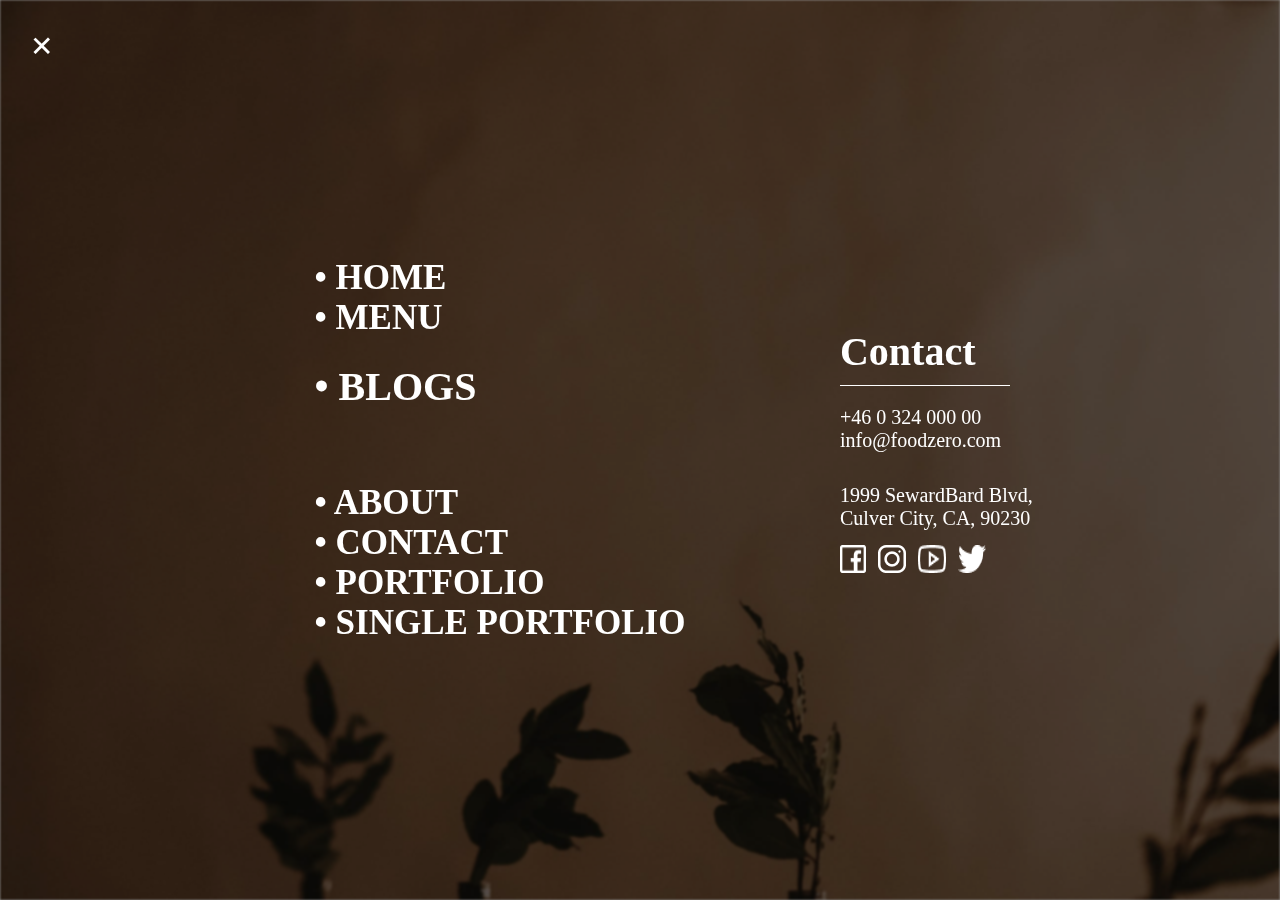
<file: navigation page.html>
<!DOCTYPE html>
<html lang="en">
<head>
    <meta charset="UTF-8">
    <meta name="viewport" content="width=device-width, initial-scale=1.0">
    <title>Menu Overlay</title>
    <link rel="stylesheet" href="navigation page.css">
    <link rel="stylesheet" href="../shared.css">
</head>
<body>

<!-- FULL SCREEN MENU PAN<EL -->
<div id="menuOverlay">

    <!-- Close Button -->
    <a href="index.html"><button id="closeMenu">✕</button></a>

    <!-- Background -->
    <div class="bg"></div>

    <!-- LEFT SIDE TEXT MENU -->
    <div class="menu-left">

        <ul class="main-menu">

           <a href="index.html"> <li>• HOME</li></a>

            <a href="menu.html"><li>• MENU</li></a>

            <li class="has-sub">
                <span>• BLOGS</span>

                <ul class="sub-menu">
                   <a href="blog1.html"> <li>Blog 1</li></a>
                    <a href="blog2.html"><li>Blog 2</li></a>
                    <!-- <li>Sidebar Post</li> -->
                </ul>
            </li>

           <a href="about.html"> <li>• ABOUT</li></a>

            <a href="contact.html"><li>• CONTACT</li></a>
            <a href="portfolio.html"><li>• PORTFOLIO</li></a>
            <a href="single portfolio.html"><li>• SINGLE PORTFOLIO</li></a>
        </ul>

    </div>

    <!-- RIGHT SIDE CONTACT INFO -->
    <div class="menu-right">
        <div>
        <h3>Contact</h3>
        <div class="divider"></div>
        </div>
<div>
        <p>+46 0 324 000 00</p>
        <p>info@foodzero.com</p>
</div>
<br>
<br>
<div>
        <p>1999 SewardBard Blvd,<br>
           Culver City, CA, 90230</p>
</div>
        <div class="social">
            <img src="assets/facebook.png" alt="">
            <img src="assets/instagram.png" alt="">
            <img src="assets/youtube.png" alt="">
            <img src="assets/twitter.png" alt="">
        </div>
    </div>

</div>

<button class="theme-toggle">🌙</button>
<script src="navigation page.js"></script>
<script src="../shared.js"></script>
</body>
</html>
</file>
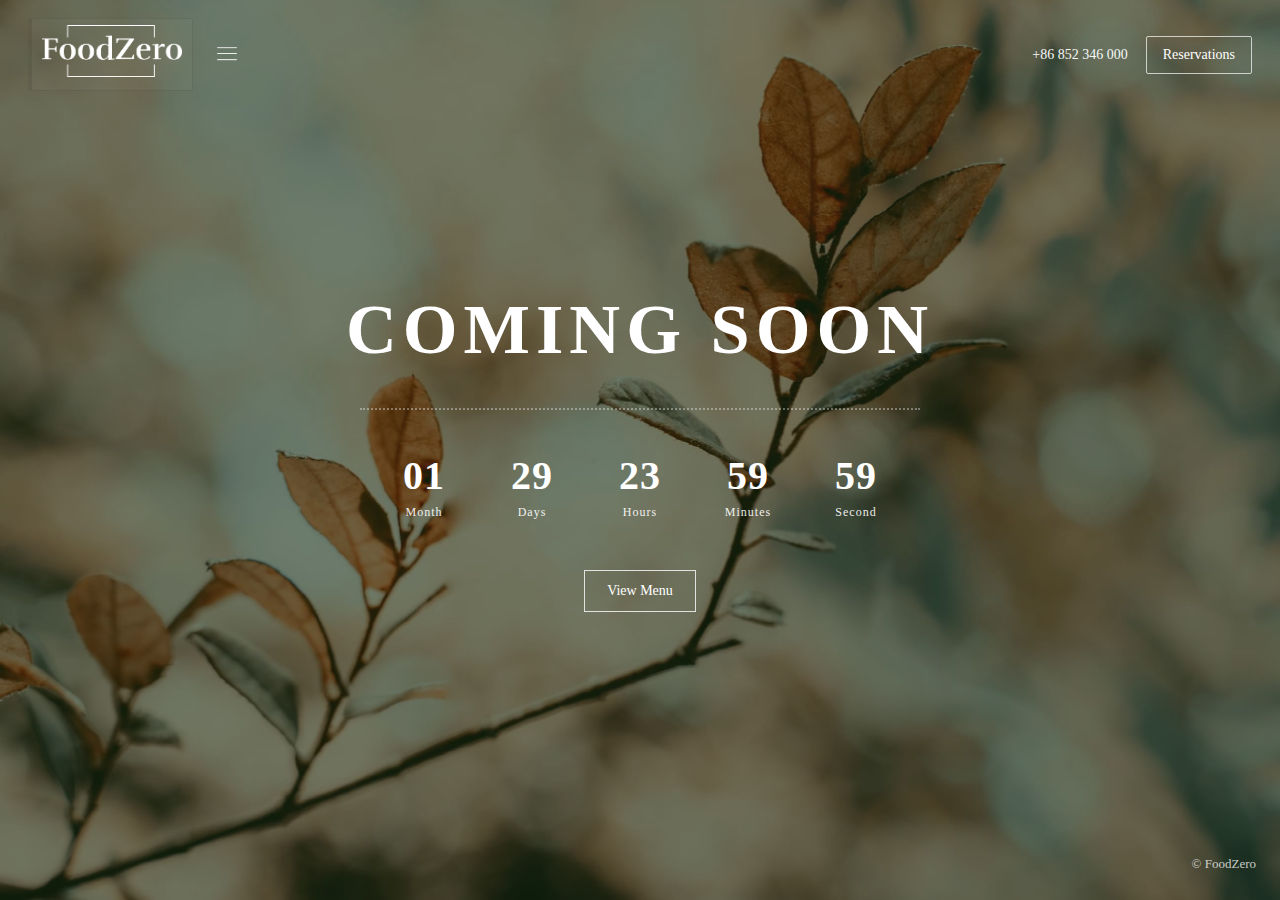
<file: navigation.html>
<!doctype html>
<html lang="en">
<head>
  <meta charset="utf-8" />
  <meta name="viewport" content="width=device-width,initial-scale=1" />
  <title>FoodZero — Coming Soon</title>
  <link rel="stylesheet" href="navigation.css">
</head>
<body>
  <header class="site-header">
    <div class="logo"><img src="assets/Logo.png" alt=""></div>

    <a href="navigation page.html"><button class="hamburger">
        <img src="assets/line.png" alt="">
    </button></a>

    <div class="header-right">
      <div class="phone">+86 852 346 000</div>
      <a class="btn-reserve" href="navigation.html">Reservations</a>
    </div>
  </header>

  <main class="hero" role="main" aria-labelledby="comingTitle">
    <!-- flipped background implemented in ::before so content isn't flipped -->
    <div class="hero-inner">
      <h1 id="comingTitle" class="hero-title">COMING SOON</h1>

      <div class="divider dotted" aria-hidden="true"></div>

      <div class="countdown" aria-live="polite" aria-atomic="true">
        <div class="time-col">
          <div class="time-num" id="months">00</div>
          <div class="time-label">Month</div>
        </div>
        <div class="time-col">
          <div class="time-num" id="days">00</div>
          <div class="time-label">Days</div>
        </div>
        <div class="time-col">
          <div class="time-num" id="hours">00</div>
          <div class="time-label">Hours</div>
        </div>
        <div class="time-col">
          <div class="time-num" id="minutes">00</div>
          <div class="time-label">Minutes</div>
        </div>
        <div class="time-col">
          <div class="time-num" id="seconds">00</div>
          <div class="time-label">Second</div>
        </div>
      </div>

      <a class="btn-view" href="menu.html~">View Menu</a>
    </div>

    <footer class="hero-footer">
      <div class="copyright">© FoodZero</div>
    </footer>
  </main>

  <script src="navigation.js"></script>
</body>
</html>
</file>
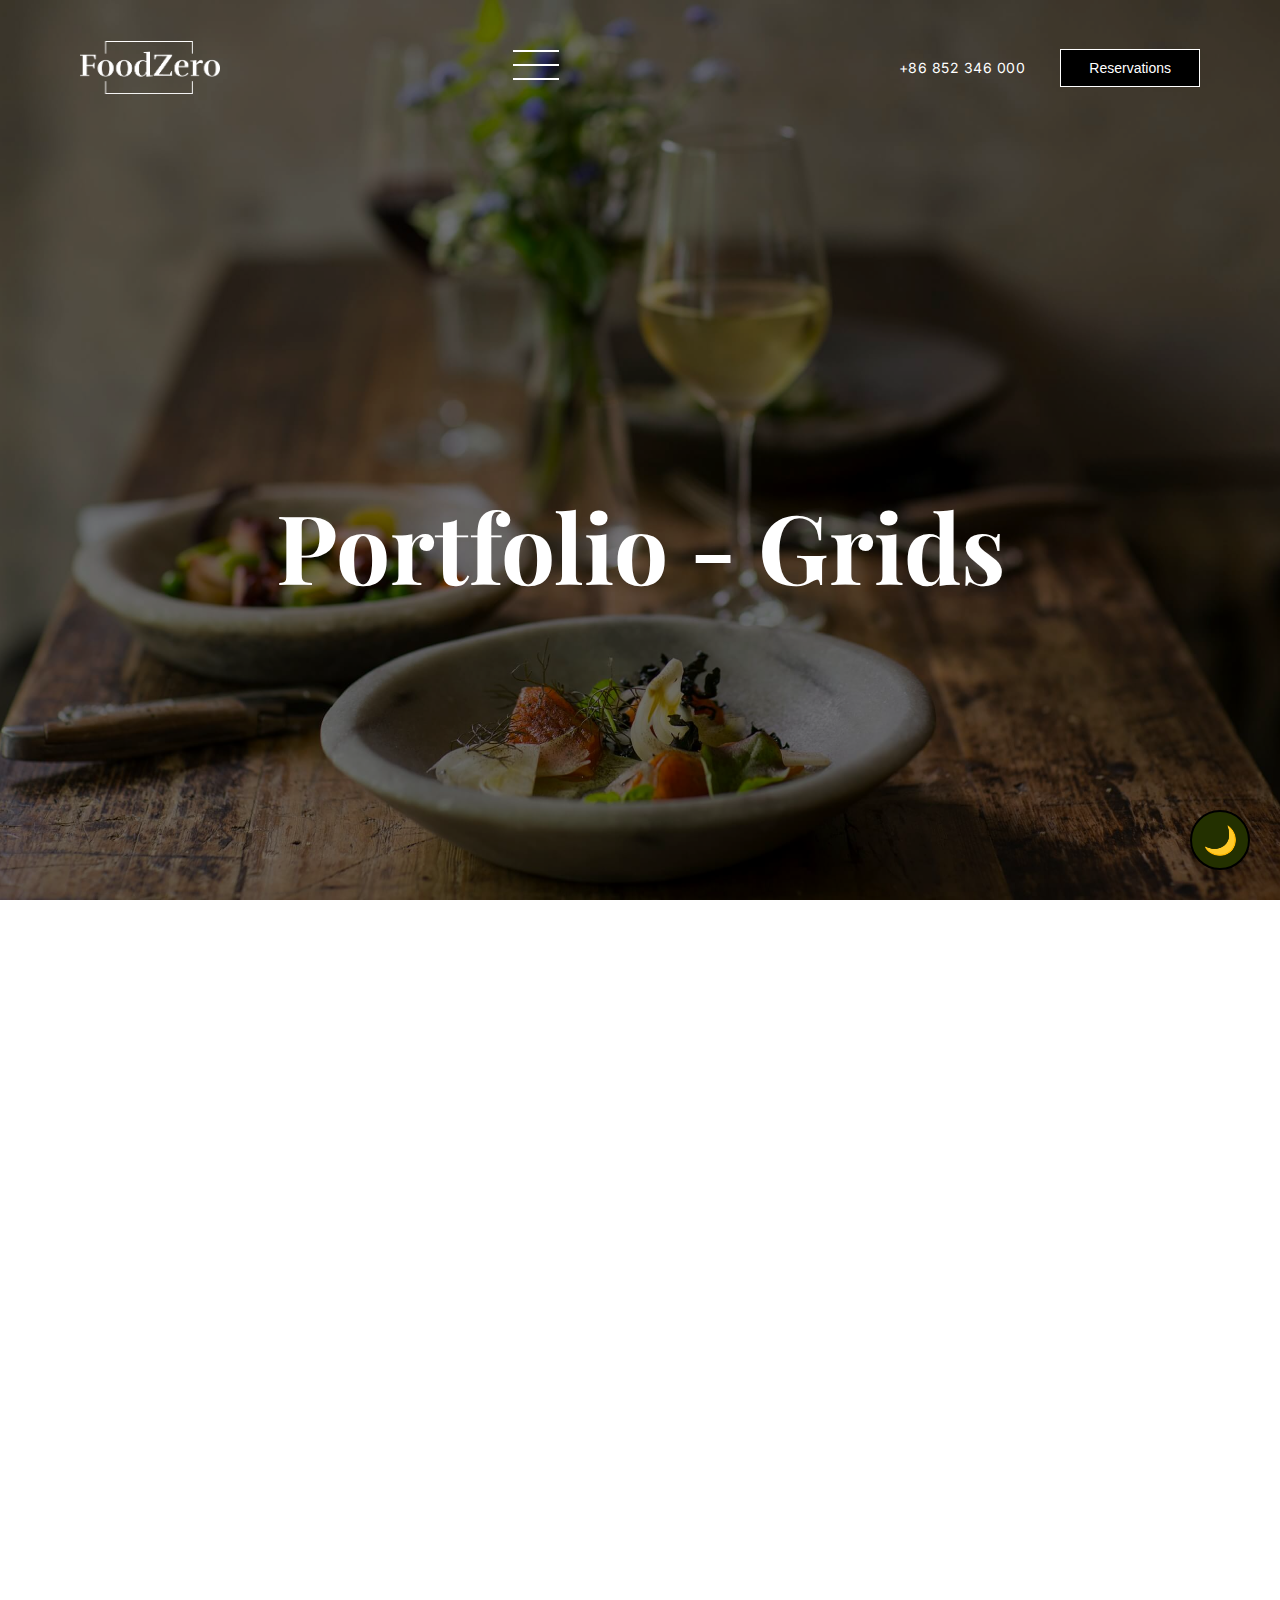
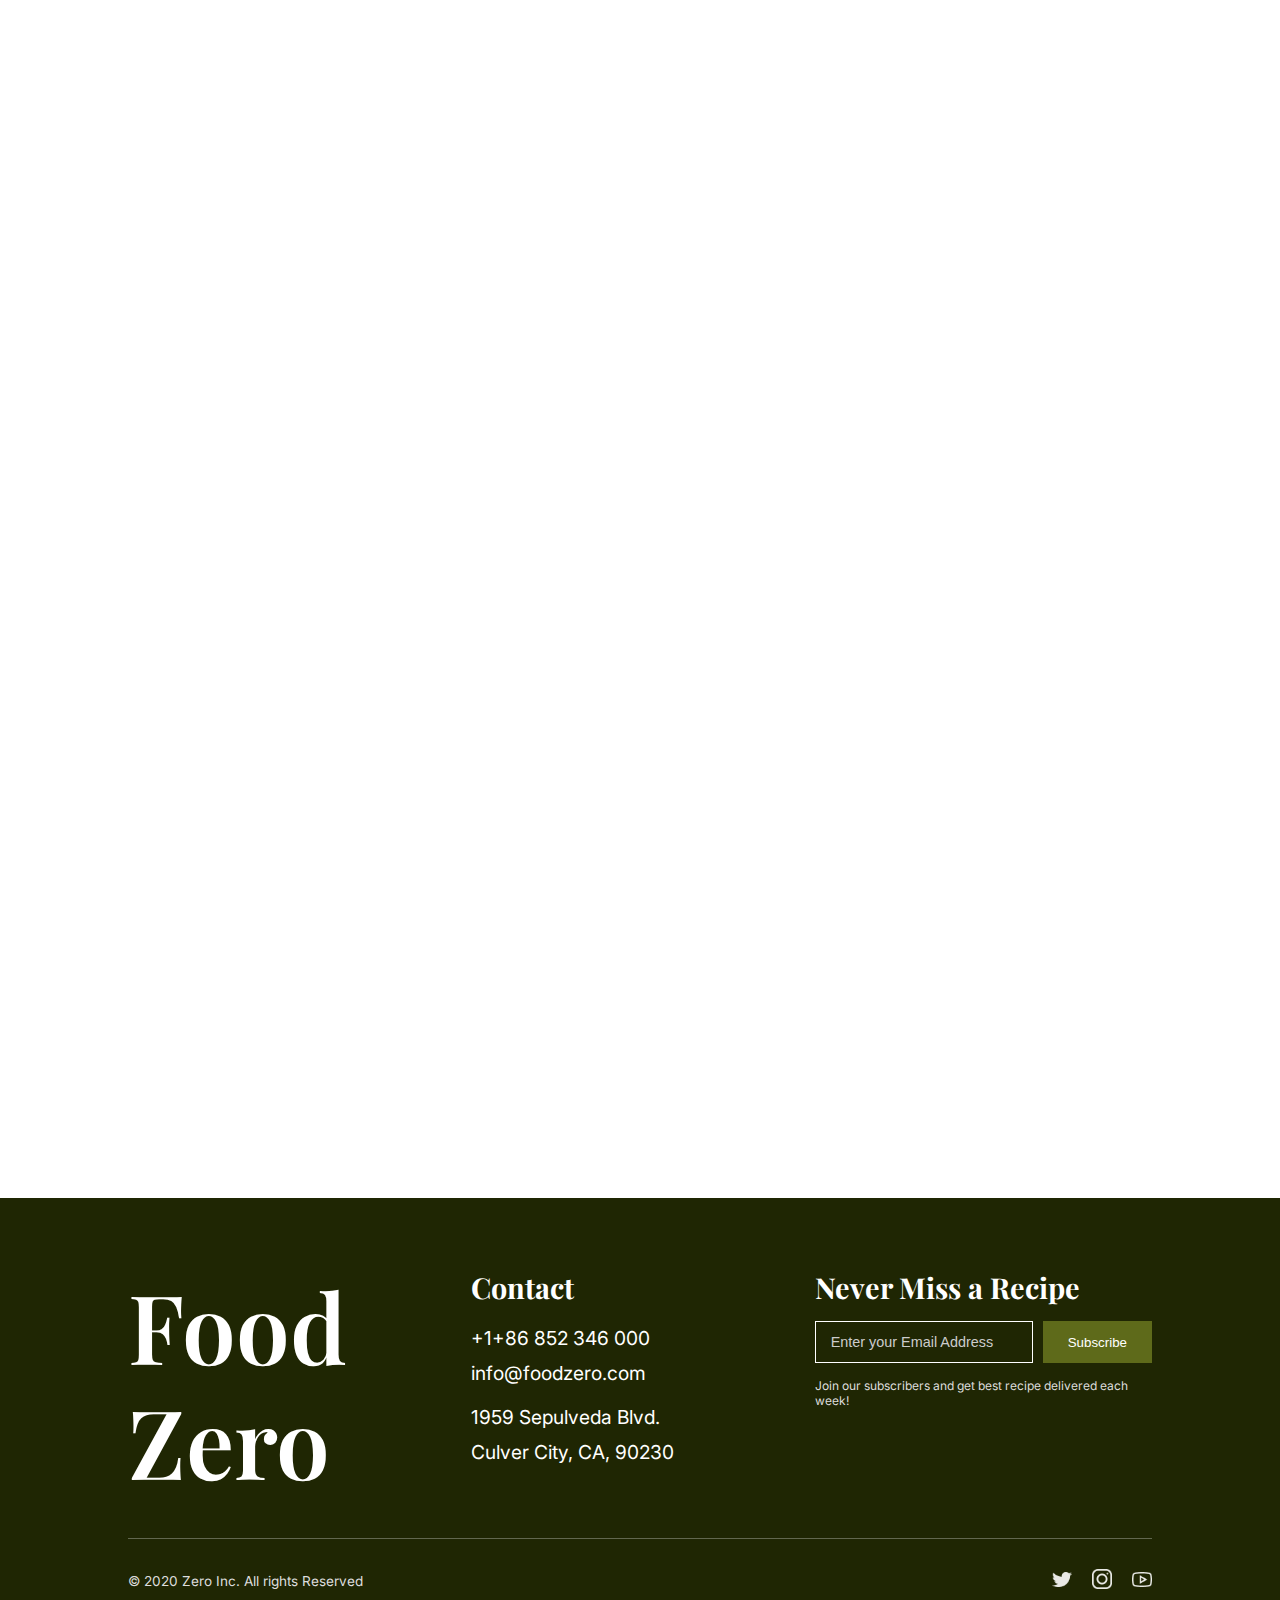
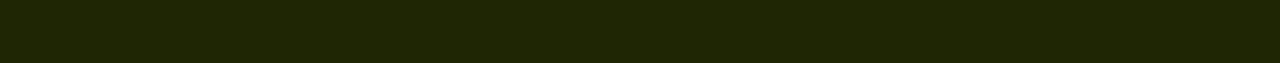
<file: portfolio.html>
<!DOCTYPE html>
<html lang="en">
<head>
    <meta charset="UTF-8">
    <meta name="viewport" content="width=device-width, initial-scale=1.0">
    <link rel="stylesheet" href="portfolio.css">
    <link rel="stylesheet" href="../shared.css">
    <link href="https://fonts.googleapis.com/css2?family=Playfair+Display:wght@400;500;600;700&family=Inter:wght@400;500&display=swap" rel="stylesheet">
    <title>Portfolio</title>
</head>
<body>
    <!-- HERO SECTION -->
    <section class="hero slide-up">
        <div class="overlay"></div>
        <nav class="navbar">
             <div class="logo">
        <img src="assets/Logo.png" alt="">
      </div>
      <div class="menu-icon">
        <a href="navigation page.html"><img src="assets/line.png" alt="" class="hamburger"></a>
            </div>
            <div class="nav-right">
                <span class="phone">+86 852 346 000</span>
                <a href="navigation.html"><button class="reserve-btn">Reservations</button></a>
            </div>
        </nav>
        <div class="hero-content">
            <h1>Portfolio - Grids</h1>
        </div>
    </section>

    <!-- GRID SECTION -->
    <section class="grid-section slide-up">
        <div class="filter-list">
            <button class="filter-btn active">All</button>
            <button class="filter-btn">Starter</button>
            <button class="filter-btn">Launch</button>
            <button class="filter-btn">Dinner</button>
            <button class="filter-btn">Drinks</button>
            <button class="filter-btn">Sweets</button>
            <button class="filter-btn">Fruits</button>
        </div>
        
        <div class="portfolio-grid">
            <!-- Row 1 -->
            <div class="grid-row">
                <div class="grid-item large">
                    <img src="assets/img29.jpg" alt="Cod Fillet">
                    <div class="item-text">
                        <h3>Premium Deep Sea Snow White Cod Fillet</h3>
                        <p>Launch . Dinner</p>
                    </div>
                </div>
                <div class="grid-item">
                    <img src="assets/img30.jpg" alt="Wine">
                    <div class="item-text">
                        <h3>Option of natural wine available</h3>
                        <p>Drinks . Fruits</p>
                    </div>
                </div>
            </div>
            
            <!-- Row 2 -->
            <div class="grid-row">
                <div class="grid-item">
                    <img src="assets/img31.jpg" alt="Pumpkin">
                    <div class="item-text">
                        <h3>Best pumpkin for pumpkin soup</h3>
                        <p>Launch . Starters</p>
                    </div>
                </div>
                <div class="grid-item large">
                    <img src="assets/img32.jpg" alt="Steak">
                    <div class="item-text">
                        <h3>Strip Steak With Rosemary Butter</h3>
                        <p>Dinner . Launch</p>
                    </div>
                </div>
            </div>
            
            <!-- Row 3 -->
            <div class="grid-row equal">
                <div class="grid-item">
                    <img src="assets/img33.jpg" alt="Abalone">
                    <div class="item-text">
                        <h3>Braised Sliced Abalone, Fish Maw with Premium Seafood</h3>
                        <p>ColdDishes . Starters</p>
                    </div>
                </div>
                <div class="grid-item">
                    <img src="assets/img32.jpg" alt="Prawn">
                    <div class="item-text">
                        <h3>Pan Fried Live Prawn with Superior Soy Sauce</h3>
                        <p>Starter . Dinner</p>
                    </div>
                </div>
            </div>
        </div>
        
        <button class="load-btn">Loading...</button>
    </section>

    <!-- FOOTER -->
    <footer>
        <div class="footer-content">
            <div class="footer-logo">
                <h2>Food<br>Zero</h2>
            </div>
            <div class="footer-contact">
                <h3>Contact</h3>
                <p>+1+86 852 346 000<br>info@foodzero.com</p>
                <p>1959 Sepulveda Blvd.<br>Culver City, CA, 90230</p>
            </div>
            <div class="footer-newsletter">
                <h3>Never Miss a Recipe</h3>
                <div class="newsletter-form">
                    <input type="email" placeholder="Enter your Email Address">
                    <button>Subscribe</button>
                </div>
                <p class="newsletter-text">Join our subscribers and get best recipe delivered each week!</p>
            </div>
        </div>
        <div class="footer-divider"></div>
        <div class="footer-bottom">
            <p>© 2020 Zero Inc. All rights Reserved</p>
            <div class="social-icons">
                
                <a href="#"><img src="assets/twitter.png" alt="Twitter"></a>
                <a href="#"><img src="assets/instagram.png" alt="Instagram"></a>
                <a href="#"><img src="assets/youtube.png" alt="YouTube"></a>
            </div>
        </div>
    </footer>
<button class="theme-toggle">🌙</button>
<script src="../shared.js"></script>
</body>
</html>
</file>
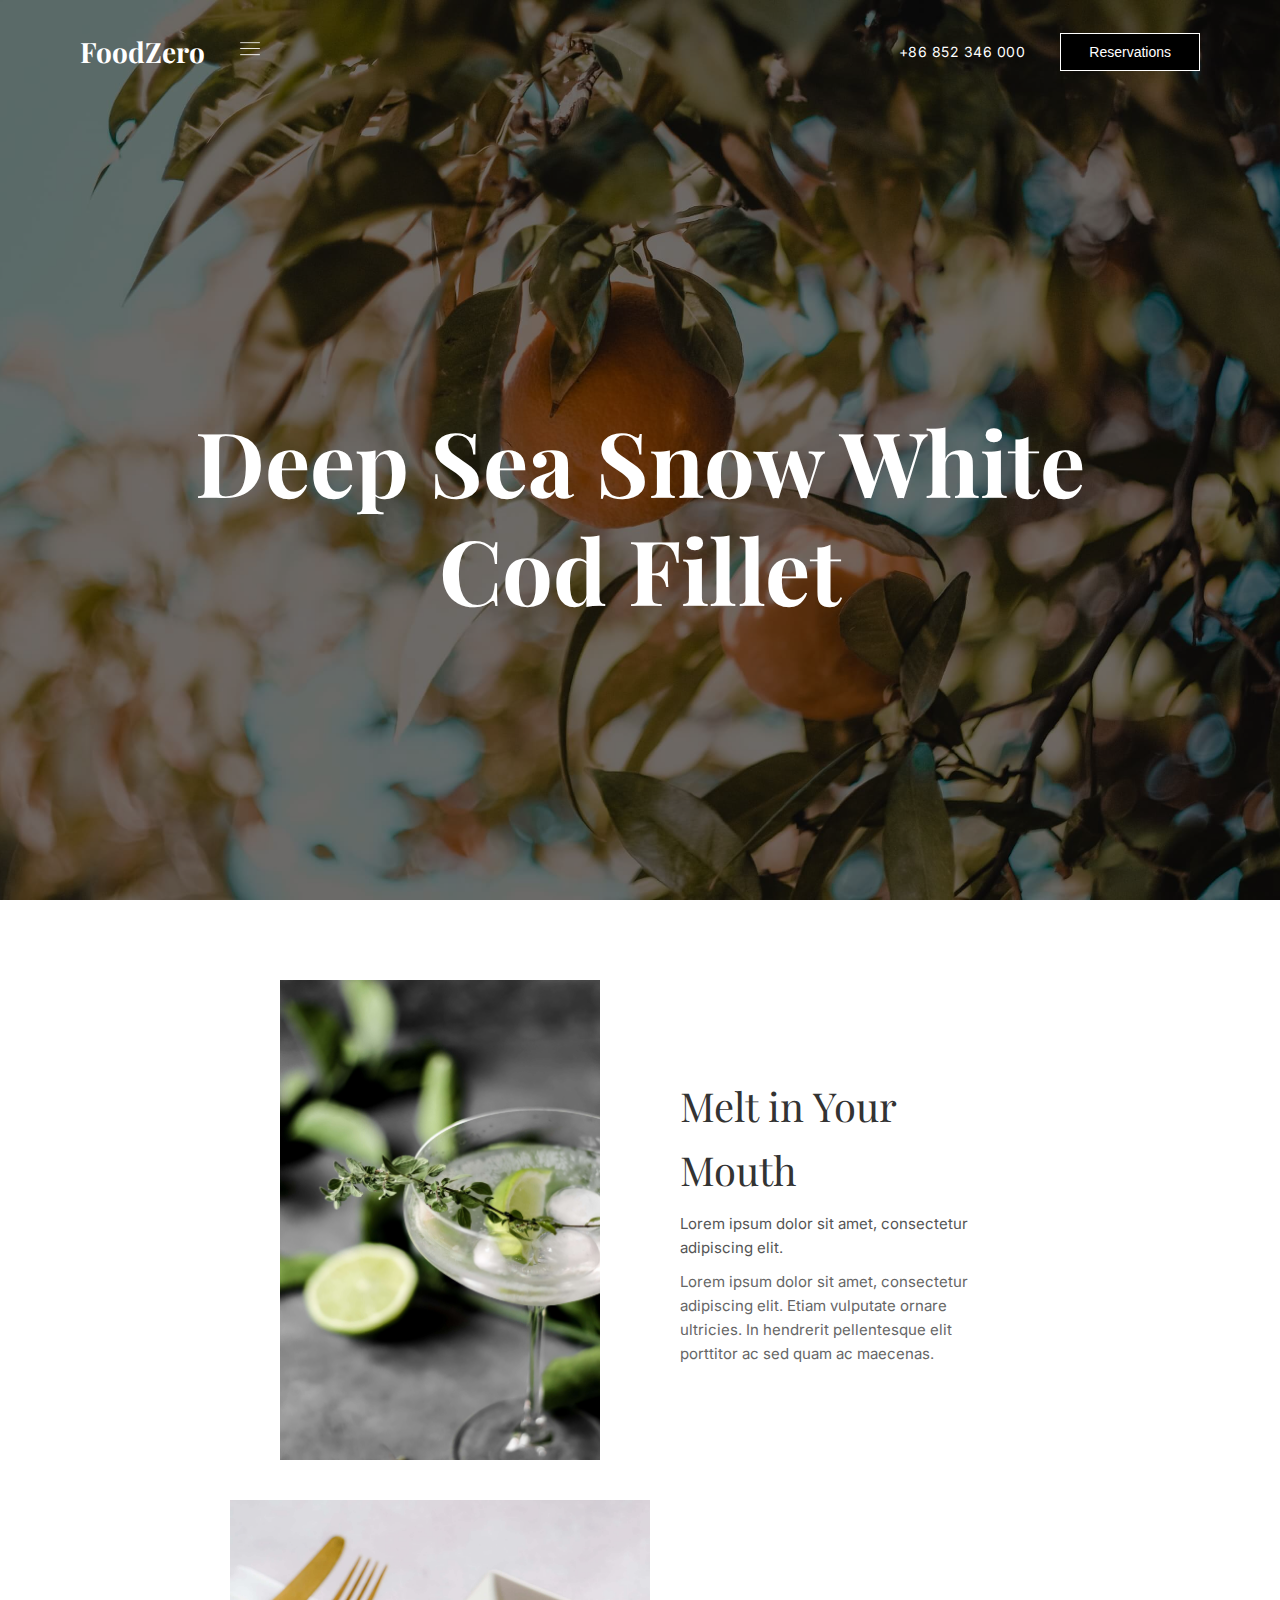
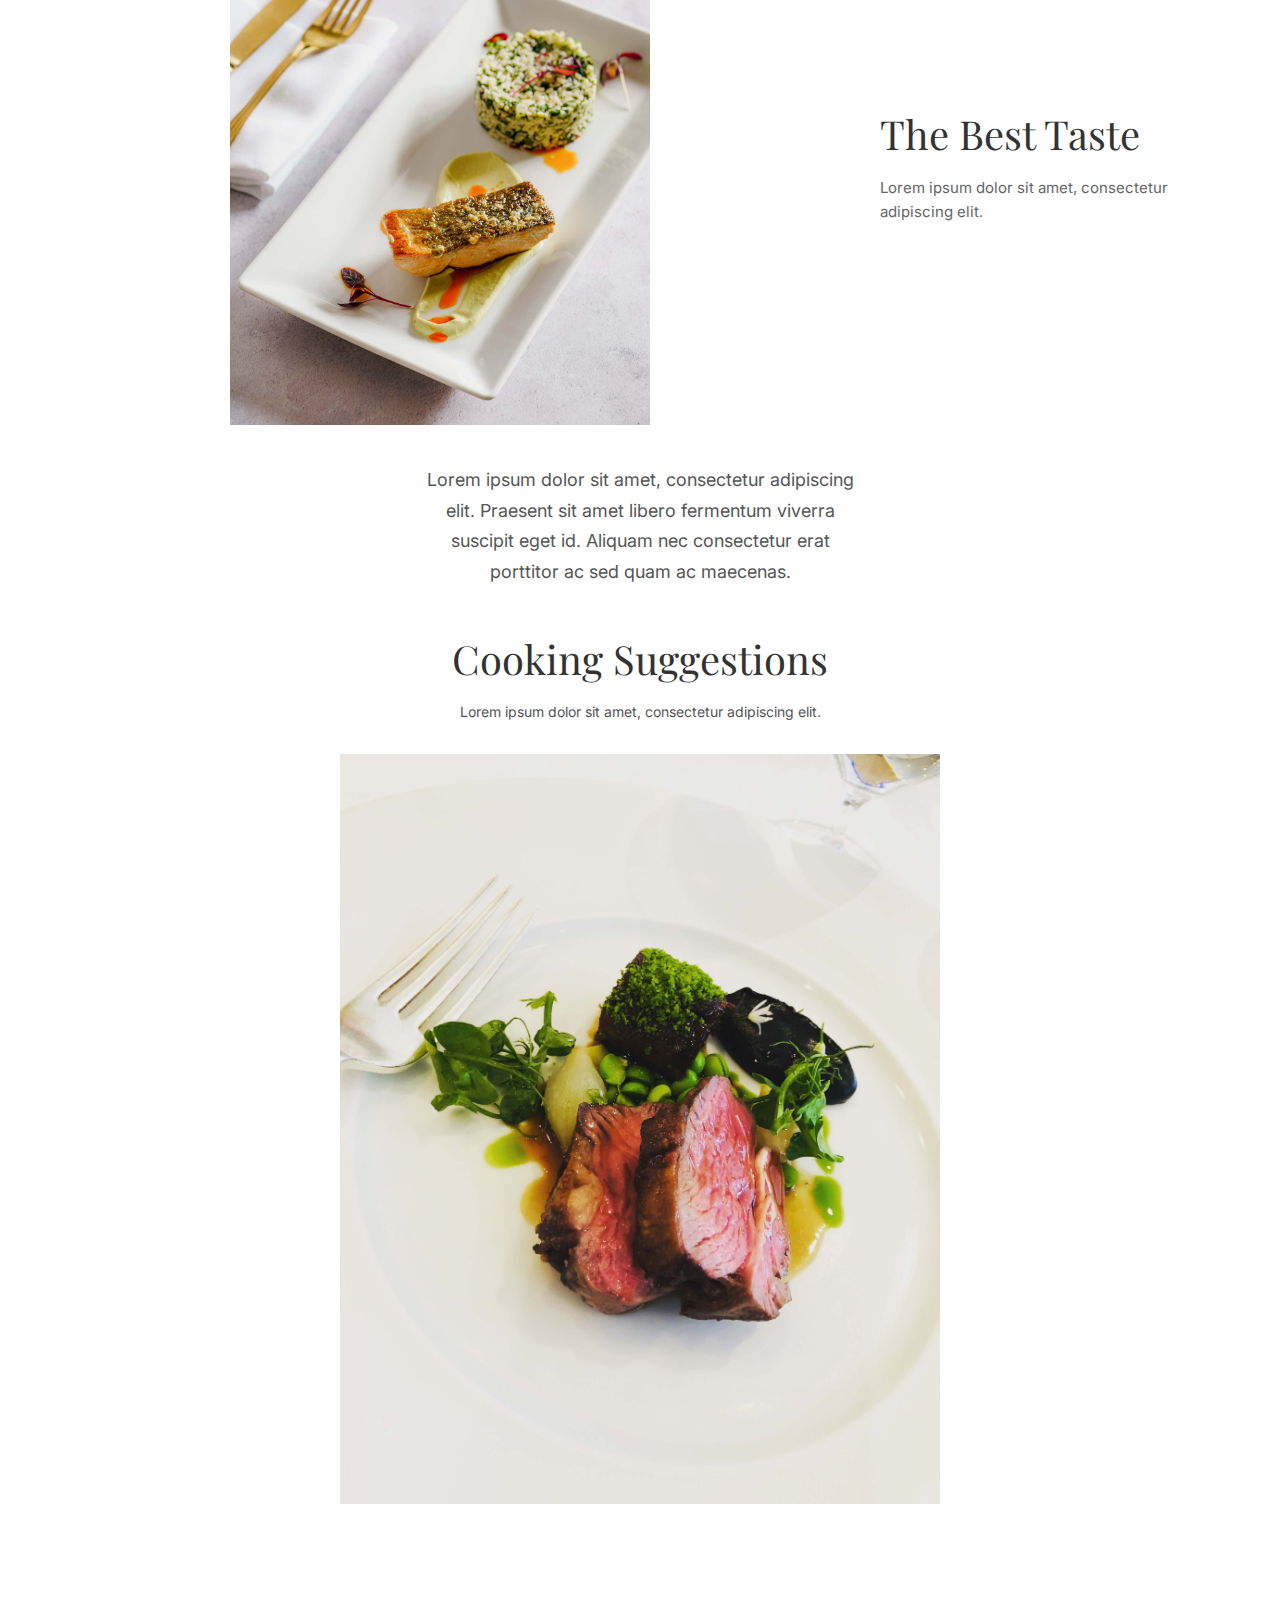
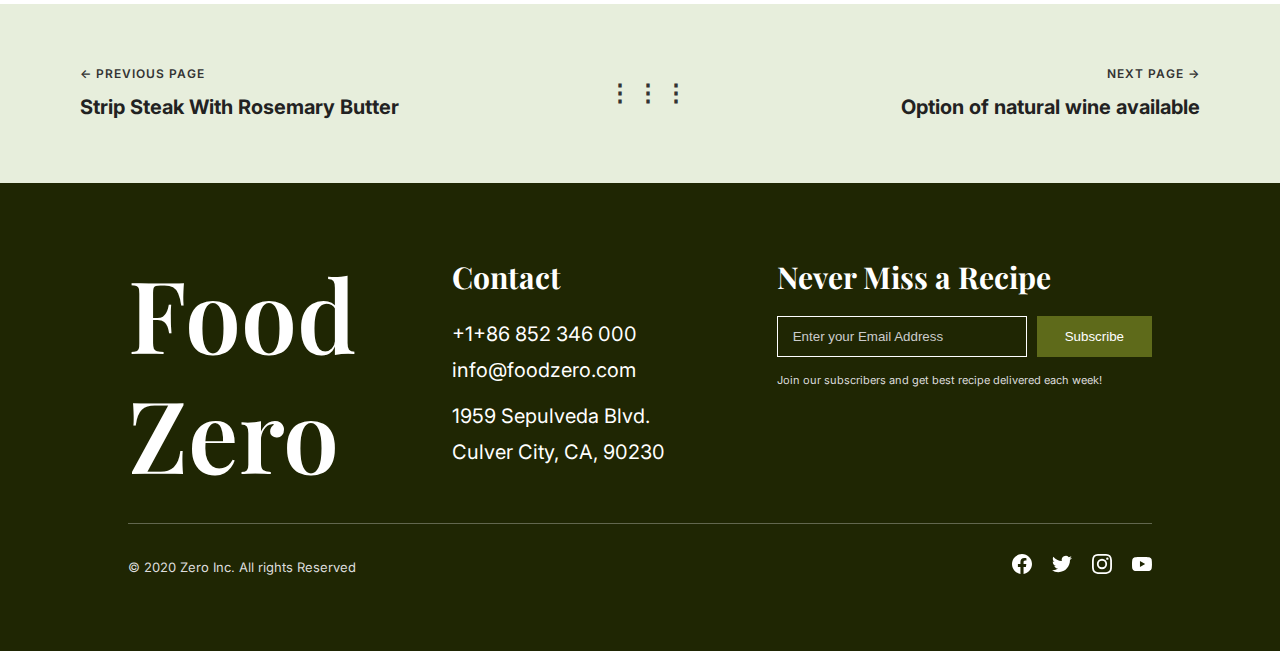
<file: single portfolio.html>
<!DOCTYPE html>
<html lang="en">
<head>
    <meta charset="UTF-8">
    <meta name="viewport" content="width=device-width, initial-scale=1.0">
    <link href="https://fonts.googleapis.com/css2?family=Playfair+Display:wght@400;500;700&family=Inter:wght@400;500;600&display=swap" rel="stylesheet">
    <link rel="stylesheet" href="single portfolio.css">
    <title>Single-Portfolio</title>
</head>
<body>
    <!-- HERO SECTION -->
    <section class="hero">
        <div class="overlay"></div>
        <nav class="navbar">
            <div class="nav-left">
                <h2 class="logo-text">FoodZero</h2>
                <div class="hamburger">
                    <a href="navigation page.html"><img src="assets/line.png" alt="Menu Icon"></a>
                </div>
            </div>
            <div class="nav-right">
                <span class="phone">+86 852 346 000</span>
                <a href="navigation.html"><button class="reserve-btn">Reservations</button></a>
            </div>
        </nav>
        <div class="hero-content">
            <h1>Deep Sea Snow White<br>Cod Fillet</h1>
        </div>
    </section>

    <!-- FOOD SECTION -->
    <section class="food-section">
        <div class="food-grid">
            <!-- Row 1 -->
            <div class="food-row row-1">
                <div class="food-image img-left">
                    <img src="assets/img35.jpg" alt="Drink">
                </div>
                <article class="text-block">
                    <h2>Melt in Your Mouth</h2>
                    <p class="lead">Lorem ipsum dolor sit amet, consectetur adipiscing elit.</p>
                    <p class="body">Lorem ipsum dolor sit amet, consectetur adipiscing elit. Etiam vulputate ornare ultricies. In hendrerit pellentesque elit porttitor ac sed quam ac maecenas.</p>
                </article>
            </div>

            <!-- Row 2 -->
            <div class="food-row row-2">
                <div class="food-image img-center">
                    <img src="assets/img36.jpg" alt="Salmon">
                </div>
                <article class="text-block text-right">
                    <h2>The Best Taste</h2>
                    <p class="body">Lorem ipsum dolor sit amet, consectetur adipiscing elit.</p>
                </article>
            </div>

            <!-- Center Paragraph -->
            <div class="center-paragraph">
                <p>Lorem ipsum dolor sit amet, consectetur adipiscing elit. Praesent sit amet libero fermentum viverra suscipit eget id. Aliquam nec consectetur erat porttitor ac sed quam ac maecenas.</p>
            </div>

            <!-- Cooking Suggestions -->
            <div class="cooking-suggestions">
                <h2>Cooking Suggestions</h2>
                <p>Lorem ipsum dolor sit amet, consectetur adipiscing elit.</p>
            </div>

            <!-- Bottom Image -->
            <div class="food-image img-bottom">
                <img src="assets/img38.jpg" alt="Dish">
            </div>
        </div>
    </section>

    <!-- NAVIGATION SECTION -->
    <section class="nav-section">
        <div class="nav-prev">
            <span class="nav-label">← PREVIOUS PAGE</span>
            <h3 class="nav-title">Strip Steak With Rosemary Butter</h3>
        </div>
        <div class="nav-dots">⋮⋮⋮</div>
        <div class="nav-next">
            <span class="nav-label">NEXT PAGE →</span>
            <h3 class="nav-title">Option of natural wine available</h3>
        </div>
    </section>

    <!-- FOOTER -->
    <footer>
        <div class="footer-grid">
            <div class="footer-logo">
                <h2>Food<br>Zero</h2>
            </div>
            <div class="footer-contact">
                <h3>Contact</h3>
                <p>+1+86 852 346 000<br>info@foodzero.com</p>
                <p>1959 Sepulveda Blvd.<br>Culver City, CA, 90230</p>
            </div>
            <div class="footer-newsletter">
                <h3>Never Miss a Recipe</h3>
                <div class="newsletter-form">
                    <input type="email" placeholder="Enter your Email Address">
                    <button>Subscribe</button>
                </div>
                <p class="newsletter-note">Join our subscribers and get best recipe delivered each week!</p>
            </div>
        </div>
        <div class="footer-divider"></div>
        <div class="footer-bottom">
            <p>© 2020 Zero Inc. All rights Reserved</p>
            <div class="social-icons">
                <a href="#"><svg width="20" height="20" fill="currentColor" viewBox="0 0 24 24"><path d="M24 12.073c0-6.627-5.373-12-12-12s-12 5.373-12 12c0 5.99 4.388 10.954 10.125 11.854v-8.385H7.078v-3.47h3.047V9.43c0-3.007 1.792-4.669 4.533-4.669 1.312 0 2.686.235 2.686.235v2.953H15.83c-1.491 0-1.956.925-1.956 1.874v2.25h3.328l-.532 3.47h-2.796v8.385C19.612 23.027 24 18.062 24 12.073z"/></svg></a>
                <a href="#"><svg width="20" height="20" fill="currentColor" viewBox="0 0 24 24"><path d="M23.953 4.57a10 10 0 01-2.825.775 4.958 4.958 0 002.163-2.723c-.951.555-2.005.959-3.127 1.184a4.92 4.92 0 00-8.384 4.482C7.69 8.095 4.067 6.13 1.64 3.162a4.822 4.822 0 00-.666 2.475c0 1.71.87 3.213 2.188 4.096a4.904 4.904 0 01-2.228-.616v.06a4.923 4.923 0 003.946 4.827 4.996 4.996 0 01-2.212.085 4.936 4.936 0 004.604 3.417 9.867 9.867 0 01-6.102 2.105c-.39 0-.779-.023-1.17-.067a13.995 13.995 0 007.557 2.209c9.053 0 13.998-7.496 13.998-13.985 0-.21 0-.42-.015-.63A9.935 9.935 0 0024 4.59z"/></svg></a>
                <a href="#"><svg width="20" height="20" fill="currentColor" viewBox="0 0 24 24"><path d="M12 2.163c3.204 0 3.584.012 4.85.07 3.252.148 4.771 1.691 4.919 4.919.058 1.265.069 1.645.069 4.849 0 3.205-.012 3.584-.069 4.849-.149 3.225-1.664 4.771-4.919 4.919-1.266.058-1.644.07-4.85.07-3.204 0-3.584-.012-4.849-.07-3.26-.149-4.771-1.699-4.919-4.92-.058-1.265-.07-1.644-.07-4.849 0-3.204.013-3.583.07-4.849.149-3.227 1.664-4.771 4.919-4.919 1.266-.057 1.645-.069 4.849-.069zM12 0C8.741 0 8.333.014 7.053.072 2.695.272.273 2.69.073 7.052.014 8.333 0 8.741 0 12c0 3.259.014 3.668.072 4.948.2 4.358 2.618 6.78 6.98 6.98C8.333 23.986 8.741 24 12 24c3.259 0 3.668-.014 4.948-.072 4.354-.2 6.782-2.618 6.979-6.98.059-1.28.073-1.689.073-4.948 0-3.259-.014-3.667-.072-4.947-.196-4.354-2.617-6.78-6.979-6.98C15.668.014 15.259 0 12 0zm0 5.838a6.162 6.162 0 100 12.324 6.162 6.162 0 000-12.324zM12 16a4 4 0 110-8 4 4 0 010 8zm6.406-11.845a1.44 1.44 0 100 2.881 1.44 1.44 0 000-2.881z"/></svg></a>
                <a href="#"><svg width="20" height="20" fill="currentColor" viewBox="0 0 24 24"><path d="M23.498 6.186a3.016 3.016 0 0 0-2.122-2.136C19.505 3.545 12 3.545 12 3.545s-7.505 0-9.377.505A3.017 3.017 0 0 0 .502 6.186C0 8.07 0 12 0 12s0 3.93.502 5.814a3.016 3.016 0 0 0 2.122 2.136c1.871.505 9.376.505 9.376.505s7.505 0 9.377-.505a3.015 3.015 0 0 0 2.122-2.136C24 15.93 24 12 24 12s0-3.93-.502-5.814zM9.545 15.568V8.432L15.818 12l-6.273 3.568z"/></svg></a>
            </div>
        </div>
    </footer>
</body>
</html>
</file>
<file: navigation page.css>
/* ----------------------------------------------------------
   GLOBAL STYLES
----------------------------------------------------------- */
* {
    margin: 0;
    padding: 0;
    box-sizing: border-box;
}

body {
    font-family: Georgia, serif;
}

/* Dark mode support */
:root {
  --menu-text: white;
  --menu-bg: rgba(0,0,0,0.4);
  --accent-color: #c7cc28;
}

body.dark-mode {
  --menu-text: #ffffff;
  --menu-bg: rgba(20,20,20,0.8);
  --accent-color: #ffd700;
}

/* ----------------------------------------------------------
   MENU PANEL
----------------------------------------------------------- */
#menuOverlay {
    position: fixed;
    top: -100%;                 /* hidden initially */
    left: 0;
    width: 100%;
    height: 100vh;
    overflow: hidden;
    background: var(--menu-bg);

    display: flex;
    justify-content: space-between;
    align-items: center;

    padding: 80px;

    transition: top 2.7s ease;  /* 2–3 second dropdown */
    z-index: 2000;
}

/* when opened */
#menuOverlay.show {
    top: 0;
}

/* ----------------------------------------------------------
   CLOSE BUTTON
----------------------------------------------------------- */
#closeMenu {
    position: absolute;
    top: 30px;
    left: 30px;
    font-size: 28px;
    background: none;
    border: none;
    color: var(--menu-text);
    cursor: pointer;
    z-index: 10;
    transition: all 0.3s ease;
}

#closeMenu:hover {
    transform: rotate(90deg);
    color: var(--accent-color);
}

/* ----------------------------------------------------------
   BACKGROUND IMAGE (FLIPPED)
----------------------------------------------------------- */
.bg {
    position: absolute;
    top: 0; left: 0;
    width: 100%; height: 100%;

    background-image: url('assets/hero5.jpg'); 
    background-size: cover;
    background-position: center;

    transform: scaleX(-1); 
    z-index: 1;

    filter: brightness(45%) blur(1px);
}

/* ----------------------------------------------------------
   MENU LEFT SIDE (MAIN LINKS)
----------------------------------------------------------- */
.menu-left {
    position: relative;
    z-index: 2;
    margin-left: 80px;
    /* gap: 20px; */
}

.main-menu {
    list-style: none;
    gap: 0;
}
.main-menu a {
    text-decoration: none;
    font-size: 35px;
    color: var(--menu-text);
    gap: 20px;
    font-weight: bold;
    transition: all 0.3s ease;
}

.main-menu > li {
    font-size: 40px;
    font-weight: bold;
    color: var(--menu-text);
    margin: 25px 0;
    cursor: pointer;
    transition: all 0.3s ease;
}

/* BLOGS hover color */
.main-menu > li:hover,
.main-menu .has-sub:hover > span {
    color: var(--accent-color);
    transform: translateX(10px);
}

/* ----------------------------------------------------------
   SUBMENU
----------------------------------------------------------- */
.has-sub {
    position: relative;
}

.sub-menu {
    list-style: none;
    margin-left: 30px;

    opacity: 0;
    transform: translateX(-20px);
    pointer-events: none;

    transition: all 0.4s ease;
}

.has-sub:hover .sub-menu {
    opacity: 1;
    transform: translateX(0);
    pointer-events: auto;
}

.sub-menu li {
    font-size: 16px;
    color: var(--menu-text);
    margin: 6px 0;
    transition: all 0.3s ease;
}

.sub-menu li:hover {
    color: var(--accent-color);
    transform: translateX(8px);
}

/* ----------------------------------------------------------
   RIGHT SIDE CONTACT BLOCK
----------------------------------------------------------- */
.menu-right {
    position: relative;
    z-index: 2;
    width: 260px;
    margin-right: 100px;
    color: var(--menu-text);
    font-size: 14px;
    gap: 40px;
}

.menu-right h3 {
    font-size: 40px;
    margin-bottom: 10px;
    color: var(--menu-text);
}
.menu-right p {
    font-size: 20px;
    color: var(--menu-text);
}

.divider {
    width: 170px;
    height: 1px;
    background: var(--menu-text);
    margin-bottom: 20px;
}

.social {
    display: flex;
    gap: 12px;
    margin-top: 15px;
}

.social img {
    cursor: pointer;
    transition: all 0.3s ease;
    filter: brightness(0) invert(1);
}

.social img:hover {
    transform: scale(1.2);
    filter: brightness(0) invert(1) drop-shadow(0 0 5px var(--accent-color));
}

.social span {
    border: 1px solid var(--menu-text);
    padding: 3px 8px;
    border-radius: 4px;
}

/* ----------------------------------------------------------
   RESPONSIVE
----------------------------------------------------------- */
@media (max-width: 900px) {
    #menuOverlay {
        flex-direction: column;
        padding: 40px;
        justify-content: flex-start;
        gap: 40px;
    }

    .menu-right {
        text-align: center;
        margin-right: 0;
    }

    .menu-left {
        margin-left: 0;
    }
}

@media (max-width: 600px) {
    .main-menu > li {
        font-size: 28px;
    }

    .sub-menu li {
        font-size: 14px;
    }

    #closeMenu {
        top: 20px;
        left: 20px;
    }
}
</file>
<file: shared.css>
/* ==========================================
   SHARED STYLES - All Pages
   ========================================== */

/* DARK MODE VARIABLES */
:root {
  --bg-primary: #ffffff;
  --bg-secondary: #f5f5f5;
  --text-primary: #000000;
  --text-secondary: #666666;
  --border-color: #dddddd;
  --header-bg: #233000;
  --accent: #233000;
}

body.dark-mode {
  --bg-primary: #1a1a1a;
  --bg-secondary: #2d2d2d;
  --text-primary: #ffffff;
  --text-secondary: #cccccc;
  --border-color: #444444;
  --header-bg: #0f0f0f;
  --accent: #ffffff;
}

/* ==========================================
   DARK MODE TOGGLE BUTTON
   ========================================== */
.theme-toggle {
  position: fixed;
  bottom: 30px;
  right: 30px;
  width: 60px;
  height: 60px;
  border-radius: 50%;
  background: var(--accent);
  border: 2px solid var(--text-primary);
  color: var(--text-primary);
  font-size: 28px;
  cursor: pointer;
  display: flex;
  align-items: center;
  justify-content: center;
  z-index: 999;
  transition: all 0.3s ease;
  box-shadow: 0 4px 12px rgba(0, 0, 0, 0.2);
}

.theme-toggle:hover {
  transform: scale(1.1);
  box-shadow: 0 6px 16px rgba(0, 0, 0, 0.3);
}

body.dark-mode .theme-toggle {
  background: #ffffff;
  color: #1a1a1a;
}

/* ==========================================
   SCROLL ANIMATIONS (Fade In & Slide Up)
   ========================================== */
.fade-in {
  opacity: 0;
  animation: fadeIn 0.8s ease forwards;
}

.slide-up {
  opacity: 0;
  transform: translateY(50px);
  animation: slideUp 0.8s ease forwards;
}

@keyframes fadeIn {
  from {
    opacity: 0;
  }
  to {
    opacity: 1;
  }
}

@keyframes slideUp {
  from {
    opacity: 0;
    transform: translateY(50px);
  }
  to {
    opacity: 1;
    transform: translateY(0);
  }
}

/* Stagger animations for multiple elements */
.fade-in:nth-child(1) { animation-delay: 0.1s; }
.fade-in:nth-child(2) { animation-delay: 0.2s; }
.fade-in:nth-child(3) { animation-delay: 0.3s; }
.fade-in:nth-child(4) { animation-delay: 0.4s; }

.slide-up:nth-child(1) { animation-delay: 0.1s; }
.slide-up:nth-child(2) { animation-delay: 0.2s; }
.slide-up:nth-child(3) { animation-delay: 0.3s; }
.slide-up:nth-child(4) { animation-delay: 0.4s; }

/* ==========================================
   TEXT HOVER EFFECTS
   ========================================== */
h1, h2, h3, h4, h5, h6, p, span, a {
  transition: all 0.3s ease;
}

h1:hover, h2:hover, h3:hover, h4:hover, h5:hover, h6:hover,
p:hover, span:hover {
  color: var(--accent);
  transform: scale(1.05);
  text-shadow: 0 2px 4px rgba(0, 0, 0, 0.1);
}

/* ==========================================
   BUTTON ANIMATIONS & HOVER EFFECTS
   ========================================== */
button {
  transition: all 0.3s ease;
  position: relative;
  overflow: hidden;
}

button:before {
  content: "";
  position: absolute;
  top: 50%;
  left: 50%;
  width: 0;
  height: 0;
  border-radius: 50%;
  background: rgba(255, 255, 255, 0.5);
  transform: translate(-50%, -50%);
  transition: width 0.6s, height 0.6s;
}

button:hover:before {
  width: 300px;
  height: 300px;
}

button:hover {
  transform: translateY(-2px);
  box-shadow: 0 8px 16px rgba(0, 0, 0, 0.2);
}

button:active {
  transform: translateY(0);
}

/* ==========================================
   CARD HOVER EFFECTS
   ========================================== */
.pears, .c-box, .deep, .steak, .cucumber, .natural,
.fashion, .leftblock, .rightblock {
  transition: all 0.4s ease;
}

.pears:hover, .c-box:hover, .deep:hover, .steak:hover,
.cucumber:hover, .natural:hover, .fashion:hover,
.leftblock:hover, .rightblock:hover {
  transform: translateY(-8px);
  box-shadow: 0 12px 24px rgba(0, 0, 0, 0.15);
}

/* ==========================================
   RESERVATION MODAL
   ========================================== */
.reservation-modal {
  position: fixed;
  top: -100%;
  left: 0;
  width: 100%;
  height: 100vh;
  background: rgba(0, 0, 0, 0.7);
  display: flex;
  align-items: center;
  justify-content: center;
  z-index: 2000;
  animation: modalSlideDown 2.5s ease forwards;
}

.reservation-modal.hide {
  animation: modalSlideUp 2.5s ease forwards;
}

@keyframes modalSlideDown {
  from {
    top: -100%;
  }
  to {
    top: 0;
  }
}

@keyframes modalSlideUp {
  from {
    top: 0;
  }
  to {
    top: -100%;
  }
}

.modal-content {
  background: var(--bg-primary);
  color: var(--text-primary);
  padding: 50px;
  border-radius: 10px;
  max-width: 600px;
  width: 90%;
  text-align: center;
  position: relative;
}

.modal-close {
  position: absolute;
  top: 20px;
  right: 20px;
  background: none;
  border: none;
  font-size: 32px;
  cursor: pointer;
  color: var(--text-primary);
}

.modal-content h2 {
  font-size: 32px;
  margin-bottom: 20px;
  font-family: "Georgia", serif;
}

.modal-content p {
  font-size: 16px;
  margin-bottom: 30px;
  color: var(--text-secondary);
}

.modal-content button {
  background: var(--accent);
  color: var(--text-primary);
  padding: 12px 40px;
  border: 2px solid var(--text-primary);
  border-radius: 5px;
  font-size: 16px;
  cursor: pointer;
  transition: all 0.3s ease;
}

.modal-content button:hover {
  background: var(--text-primary);
  color: var(--accent);
}

/* ==========================================
   DARK MODE SPECIFIC ADJUSTMENTS
   ========================================== */
body.dark-mode {
  background: var(--bg-primary);
  color: var(--text-primary);
}

body.dark-mode header {
  background: var(--header-bg);
}

body.dark-mode section {
  background: var(--bg-primary);
  color: var(--text-primary);
}

body.dark-mode .fs {
  background: var(--bg-primary);
  color: var(--text-primary);
}

body.dark-mode .fs .menu h2,
body.dark-mode .fs h3 {
  color: var(--text-primary);
}

body.dark-mode .fs .menu p,
body.dark-mode .fs p {
  color: var(--text-secondary);
}

body.dark-mode .deep,
body.dark-mode .steak,
body.dark-mode .cucumber,
body.dark-mode .natural {
  color: var(--text-primary);
}

body.dark-mode .deep span,
body.dark-mode .steak span,
body.dark-mode .cucumber span,
body.dark-mode .natural span {
  color: var(--text-primary);
}

body.dark-mode form input,
body.dark-mode form select {
  background: var(--bg-secondary);
  color: var(--text-primary);
  border-color: var(--border-color);
}

body.dark-mode form input::placeholder {
  color: var(--text-secondary);
}

body.dark-mode footer {
  background: #0f0f0f;
  color: var(--text-primary);
}

body.dark-mode .form-section {
  background: var(--bg-secondary);
}

body.dark-mode .cook {
  background: var(--bg-secondary);
}

body.dark-mode .calories {
  background: var(--bg-primary);
}

body.dark-mode .caloriestext h1,
body.dark-mode .caloriestext p {
  color: var(--text-primary);
}

body.dark-mode .lorem {
  background: var(--bg-primary);
}

body.dark-mode .loremtext h3 {
  color: var(--text-primary);
}

body.dark-mode .rightbar p {
  color: var(--text-secondary);
}

/* ==========================================
   RESPONSIVE ADJUSTMENTS
   ========================================== */
@media (max-width: 768px) {
  .theme-toggle {
    width: 50px;
    height: 50px;
    bottom: 20px;
    right: 20px;
    font-size: 24px;
  }

  .modal-content {
    padding: 30px;
  }

  .modal-content h2 {
    font-size: 24px;
  }
}
</file>
<file: portfolio.css>
* {
    box-sizing: border-box;
    margin: 0;
    padding: 0;
}

body {
    font-family: 'Inter', sans-serif;
}

/* ============ HERO SECTION ============ */
.hero {
    height: 100vh;
    width: 100%;
    background: url("assets/hero7.jpg") center/cover no-repeat;
    position: relative;
}

.overlay {
    position: absolute;
    top: 0;
    left: 0;
    width: 100%;
    height: 100%;
    background: rgba(0, 0, 0, 0.55);
}

/* ============ NAVBAR ============ */
.navbar {
    position: relative;
    display: flex;
    justify-content: space-between;
    align-items: center;
    z-index: 20;
    padding: 20px;
}

.nav-left {
    display: flex;
    align-items: center;
    gap: 20px;
}

.logo, .menu-icon{
    width: 140px;
    display: flex;
    /* position: relative; */
}
.logo img, .menu-icon a{
    width: 100%;
    height: 100%;
    object-fit: contain;
}
/* .menu-icon {
    display: flex;
    cursor: pointer;
    padding-left: 15px; */
    


.nav-right {
    display: flex;
    align-items: center;
    gap: 20px;
}

.phone {
    font-size: 14px;
    color: white;
    letter-spacing: 0.5px;
    display: none;
}

.reserve-btn {
    padding: 10px 20px;
    border: 1px solid white;
    background-color: black;
    color: white;
    font-size: 14px;
    cursor: pointer;
    transition: all 0.3s ease;
}

.reserve-btn:hover {
    background: white;
    color: black;
}

/* ============ HERO CONTENT ============ */
.hero-content {
    position: relative;
    z-index: 10;
    display: flex;
    align-items: center;
    justify-content: center;
    height: calc(100vh - 80px);
    padding: 0 20px;
}

.hero-content h1 {
    font-family: 'Playfair Display', serif;
    font-size: 2.5rem;
    font-weight: 700;
    color: white;
    text-align: center;
}

/* ============ GRID SECTION ============ */
.grid-section {
    padding: 50px 20px;
}

.filter-list {
    display: flex;
    flex-wrap: wrap;
    justify-content: center;
    gap: 12px;
    margin-bottom: 40px;
}

.filter-btn {
    background: none;
    border: none;
    font-size: 1rem;
    color: #666;
    cursor: pointer;
    transition: color 0.3s ease;
}

.filter-btn.active,
.filter-btn:hover {
    color: #222;
    font-weight: 600;
}

/* ============ PORTFOLIO GRID ============ */
.portfolio-grid {
    max-width: 1200px;
    margin: 0 auto;
    display: flex;
    flex-direction: column;
    gap: 20px;
}

.grid-row {
    display: flex;
    flex-direction: column;
    gap: 20px;
}

.grid-item {
    position: relative;
    height: 250px;
    overflow: hidden;
}

.grid-item img {
    width: 100%;
    height: 100%;
    object-fit: cover;
    transition: transform 0.3s ease;
}

.grid-item:hover img {
    transform: scale(1.05);
}

.item-text {
    position: absolute;
    bottom: 0;
    left: 0;
    right: 0;
    padding: 20px;
    color: white;
    background: linear-gradient(to top, rgba(0, 0, 0, 0.7), transparent);
}

.item-text h3 {
    font-family: 'Playfair Display', serif;
    font-size: 1.1rem;
    margin-bottom: 5px;
}

.item-text p {
    font-size: 0.85rem;
    opacity: 0.8;
}

/* ============ LOAD BUTTON ============ */
.load-btn {
    display: block;
    margin: 50px auto 0;
    padding: 15px 40px;
    font-size: 1rem;
    border: 1px solid #222;
    background: transparent;
    cursor: pointer;
    transition: all 0.3s ease;
}

.load-btn:hover {
    background: #222;
    color: white;
}

/* ============ FOOTER ============ */
footer {
    background-color: #1F2603;
    color: white;
    padding: 50px 20px;
}

.footer-content {
    display: flex;
    flex-direction: column;
    gap: 40px;
    margin-bottom: 40px;
}

.footer-logo h2 {
    font-family: 'Playfair Display', serif;
    font-size: 3rem;
    font-weight: 600;
    line-height: 1.2;
}

.footer-contact h3,
.footer-newsletter h3 {
    font-family: 'Playfair Display', serif;
    font-size: 1.3rem;
    margin-bottom: 15px;
}

.footer-contact p {
    font-size: 1rem;
    line-height: 1.8;
    margin-bottom: 10px;
}

.newsletter-form {
    display: flex;
    flex-direction: column;
    gap: 10px;
    margin-bottom: 15px;
}

.newsletter-form input {
    padding: 12px 15px;
    border: 1px solid white;
    background: transparent;
    color: white;
    font-size: 0.9rem;
}

.newsletter-form input::placeholder {
    color: #ccc;
}

.newsletter-form button {
    padding: 12px 25px;
    background-color: #5E6A1A;
    color: white;
    border: none;
    cursor: pointer;
    transition: background 0.3s ease;
}

.newsletter-form button:hover {
    background-color: #6d7b1f;
}

.newsletter-text {
    font-size: 0.75rem;
    color: #ddd;
}

.footer-divider {
    width: 100%;
    height: 1px;
    background: rgba(255, 255, 255, 0.3);
    margin: 30px 0;
}

.footer-bottom {
    display: flex;
    flex-direction: column;
    align-items: center;
    gap: 20px;
    text-align: center;
}

.footer-bottom > p {
    font-size: 0.85rem;
    color: #ddd;
}

.social-icons {
    display: flex;
    gap: 20px;
}

.social-icons img {
    width: 20px;
    height: 20px;
    object-fit: contain;
    opacity: 0.9;
    transition: opacity 0.3s ease;
}

.social-icons img:hover {
    opacity: 1;
}

/* ============================================
   TABLET STYLES (768px and up)
   ============================================ */
@media (min-width: 768px) {
    .navbar {
        padding: 30px 40px;
    }

    .logo-text {
        font-size: 1.5rem;
    }

    .phone {
        display: block;
    }

    .nav-right {
        gap: 35px;
    }

    .reserve-btn {
        padding: 10px 28px;
    }

    .hero-content h1 {
        font-size: 4.5rem;
    }

    .grid-section {
        padding: 60px 40px;
    }

    .filter-list {
        gap: 20px;
        margin-bottom: 50px;
    }

    .filter-btn {
        font-size: 1.25rem;
    }

    .grid-row {
        flex-direction: row;
        height: 400px;
    }

    .grid-item {
        flex: 1;
        height: 100%;
    }

    .grid-item.large {
        flex: 2;
    }

    .item-text {
        padding: 25px;
    }

    .item-text h3 {
        font-size: 1.5rem;
    }

    .item-text p {
        font-size: 1rem;
    }

    footer {
        padding: 60px 50px;
    }

    .footer-content {
        flex-direction: row;
        justify-content: space-between;
    }

    .footer-content > div {
        flex: 1;
    }

    .footer-logo h2 {
        font-size: 4.5rem;
    }

    .footer-contact h3,
    .footer-newsletter h3 {
        font-size: 1.5rem;
    }

    .newsletter-form {
        flex-direction: row;
    }

    .newsletter-form input {
        flex: 1;
    }

    .footer-bottom {
        flex-direction: row;
        justify-content: space-between;
    }
}

/* ============================================
   DESKTOP STYLES (1024px and up)
   ============================================ */
@media (min-width: 1024px) {
    .navbar {
        padding: 30px 80px;
    }

    .logo-text {
        font-size: 1.75rem;
    }

    .hero-content h1 {
        font-size: 6rem;
    }

    .grid-section {
        padding: 80px;
    }

    .filter-btn {
        font-size: 1.5rem;
    }

    .grid-row {
        height: 500px;
        gap: 30px;
    }

    .portfolio-grid {
        gap: 30px;
    }

    .item-text h3 {
        font-size: 1.8rem;
    }

    footer {
        padding: 70px 10%;
    }

    .footer-logo h2 {
        font-size: 6rem;
    }

    .footer-contact h3,
    .footer-newsletter h3 {
        font-size: 1.8rem;
    }

    .footer-contact p {
        font-size: 1.2rem;
    }
}
</file>
<file: single portfolio.css>
* {
    box-sizing: border-box;
    margin: 0;
    padding: 0;
}

body {
    font-family: 'Inter', sans-serif;
    line-height: 1.6;
    color: #333;
}

/* ===================== HERO SECTION ===================== */
.hero {
    height: 100vh;
    width: 100%;
    background: url("assets/hero8.jpg") center/cover no-repeat;
    position: relative;
}

.overlay {
    position: absolute;
    inset: 0;
    background: rgba(0, 0, 0, 0.55);
}

/* NAVBAR */
.navbar {
    position: relative;
    z-index: 20;
    display: flex;
    justify-content: space-between;
    align-items: center;
    padding: 20px;
}

.nav-left {
    display: flex;
    align-items: center;
    gap: 15px;
}

.logo-text {
    font-family: 'Playfair Display', serif;
    font-size: 20px;
    font-weight: 700;
    color: #fff;
}

.hamburger {
    display: flex;
    flex-direction: column;
    gap: 4px;
    cursor: pointer;
    width: 40px;
}

.hamburger span {
    width: 15px;
    height: 2px;
    background: #fff;
}
.hamburger img {
    width: 100%;
    height: 100%;
    object-fit: cover;
}

.nav-right {
    display: flex;
    align-items: center;
    gap: 15px;
}

.phone {
    display: none;
    font-size: 14px;
    color: #fff;
    letter-spacing: 0.5px;
}

.reserve-btn {
    padding: 8px 20px;
    border: 1px solid #fff;
    background-color: #000;
    color: #fff;
    font-size: 12px;
    cursor: pointer;
    transition: all 0.3s ease;
}

.reserve-btn:hover {
    background: #fff;
    color: #000;
}

/* HERO CONTENT */
.hero-content {
    position: relative;
    display: flex;
    align-items: center;
    justify-content: center;
    height: calc(100vh - 80px);
    padding: 0 20px;
}

.hero-content h1 {
    font-family: 'Playfair Display', serif;
    font-size: 36px;
    font-weight: 700;
    color: #fff;
    text-align: center;
    line-height: 1.2;
}

/* ===================== FOOD SECTION ===================== */
.food-section {
    padding: 40px 20px 60px;
}

.food-grid {
    max-width: 1200px;
    margin: 0 auto;
}

.food-row {
    display: flex;
    flex-direction: column;
    gap: 30px;
    margin-bottom: 40px;
}

.food-image img {
    width: 100%;
    height: auto;
    display: block;
    object-fit: cover;
}

.img-left {
    max-width: 300px;
}

.img-center {
    max-width: 350px;
    margin: 0 auto;
}

.img-bottom {
    max-width: 500px;
    margin: 0 auto;
}

.text-block h2 {
    font-family: 'Playfair Display', serif;
    font-size: 28px;
    font-weight: 400;
    margin-bottom: 10px;
}

.text-block .lead {
    font-size: 14px;
    margin-bottom: 10px;
    color: #555;
}

.text-block .body {
    font-size: 14px;
    line-height: 1.6;
    color: #666;
}

.center-paragraph {
    max-width: 400px;
    margin: 0 auto 40px;
    text-align: center;
}

.center-paragraph p {
    font-size: 16px;
    line-height: 1.7;
    color: #555;
}

.cooking-suggestions {
    text-align: center;
    margin-bottom: 30px;
}

.cooking-suggestions h2 {
    font-family: 'Playfair Display', serif;
    font-size: 32px;
    font-weight: 400;
    margin-bottom: 10px;
}

.cooking-suggestions p {
    font-size: 14px;
    color: #555;
}

/* ===================== NAV SECTION ===================== */
.nav-section {
    background-color: #e7eedc;
    padding: 40px 20px;
    display: flex;
    flex-direction: column;
    gap: 30px;
    text-align: center;
}

.nav-prev,
.nav-next {
    display: flex;
    flex-direction: column;
    gap: 8px;
}

.nav-label {
    font-size: 12px;
    font-weight: 600;
    letter-spacing: 1px;
    color: #333;
    text-transform: uppercase;
}

.nav-title {
    font-size: 16px;
    font-weight: 700;
    color: #222;
}

.nav-dots {
    font-size: 24px;
    letter-spacing: 4px;
    font-weight: bold;
}

/* ===================== FOOTER ===================== */
footer {
    background-color: #1F2603;
    color: #fff;
    padding: 50px 20px;
}

.footer-grid {
    display: flex;
    flex-direction: column;
    gap: 40px;
}

.footer-logo h2 {
    font-family: 'Playfair Display', serif;
    font-size: 60px;
    line-height: 1.2;
    font-weight: 600;
}

.footer-contact h3,
.footer-newsletter h3 {
    font-family: 'Playfair Display', serif;
    font-size: 24px;
    margin-bottom: 15px;
}

.footer-contact p {
    font-size: 16px;
    line-height: 1.8;
    margin-bottom: 10px;
}

.newsletter-form {
    display: flex;
    flex-direction: column;
    gap: 10px;
    margin: 15px 0;
}

.newsletter-form input {
    width: 100%;
    padding: 12px 15px;
    border: 1px solid #fff;
    background: transparent;
    color: #fff;
}

.newsletter-form input::placeholder {
    color: #ccc;
}

.newsletter-form button {
    background-color: #5E6A1A;
    color: #fff;
    padding: 12px 28px;
    border: none;
    cursor: pointer;
    transition: background 0.3s ease;
}

.newsletter-form button:hover {
    background-color: #6d7b20;
}

.newsletter-note {
    font-size: 11px;
    color: #ddd;
}

.footer-divider {
    width: 100%;
    height: 1px;
    background: rgba(255, 255, 255, 0.3);
    margin: 30px 0;
}

.footer-bottom {
    display: flex;
    flex-direction: column;
    align-items: center;
    gap: 20px;
    text-align: center;
}

.footer-bottom > p {
    font-size: 13px;
    color: #ddd;
}

.social-icons {
    display: flex;
    gap: 20px;
}

.social-icons a {
    color: #fff;
    transition: color 0.3s ease;
}

.social-icons a:hover {
    color: #ccc;
}

/* ===================== TABLET (768px+) ===================== */
@media (min-width: 768px) {
    .navbar {
        padding: 30px 40px;
    }

    .logo-text {
        font-size: 24px;
    }

    .phone {
        display: block;
    }

    .nav-right {
        gap: 30px;
    }

    .reserve-btn {
        padding: 10px 28px;
        font-size: 14px;
    }

    .hero-content h1 {
        font-size: 60px;
    }

    /* Food Section */
    .food-section {
        padding: 60px 40px 80px;
    }

    .food-row {
        flex-direction: row;
        align-items: center;
        gap: 50px;
    }

    .row-1 {
        justify-content: center;
    }

    .row-2 {
        justify-content: center;
    }

    .img-left {
        max-width: 280px;
    }

    .img-center {
        max-width: 380px;
    }

    .img-bottom {
        max-width: 550px;
    }

    .text-block {
        max-width: 300px;
    }

    .text-block h2 {
        font-size: 36px;
    }

    .cooking-suggestions h2 {
        font-size: 36px;
    }

    /* Nav Section */
    .nav-section {
        flex-direction: row;
        justify-content: space-between;
        align-items: center;
        padding: 50px 40px;
    }

    .nav-prev {
        text-align: left;
    }

    .nav-next {
        text-align: right;
    }

    .nav-title {
        font-size: 18px;
    }

    /* Footer */
    footer {
        padding: 60px 40px;
    }

    .footer-grid {
        flex-direction: row;
        justify-content: space-between;
    }

    .footer-logo,
    .footer-contact,
    .footer-newsletter {
        flex: 1;
    }

    .footer-logo h2 {
        font-size: 80px;
    }

    .newsletter-form {
        flex-direction: row;
    }

    .newsletter-form input {
        width: 200px;
    }

    .footer-bottom {
        flex-direction: row;
        justify-content: space-between;
    }
}

/* ===================== DESKTOP (1024px+) ===================== */
@media (min-width: 1024px) {
    .navbar {
        padding: 30px 80px;
    }

    .logo-text {
        font-size: 28px;
    }

    .nav-left {
        gap: 25px;
    }

    .nav-right {
        gap: 35px;
    }

    .hero-content h1 {
        font-size: 90px;
    }

    /* Food Section */
    .food-section {
        padding: 80px 80px 100px;
    }

    .food-row {
        gap: 80px;
    }

    .img-left {
        max-width: 320px;
    }

    .img-center {
        max-width: 420px;
    }

    .img-bottom {
        max-width: 600px;
    }

    .text-block {
        max-width: 320px;
    }

    .text-block h2 {
        font-size: 40px;
    }

    .text-block .lead,
    .text-block .body {
        font-size: 15px;
    }

    .center-paragraph {
        max-width: 450px;
    }

    .center-paragraph p {
        font-size: 18px;
    }

    .cooking-suggestions h2 {
        font-size: 40px;
    }

    /* Nav Section */
    .nav-section {
        padding: 60px 80px;
    }

    .nav-title {
        font-size: 20px;
    }

    /* Footer */
    footer {
        padding: 70px 10%;
    }

    .footer-logo h2 {
        font-size: 100px;
    }

    .footer-contact h3,
    .footer-newsletter h3 {
        font-size: 30px;
    }

    .footer-contact p {
        font-size: 20px;
    }

    .newsletter-form input {
        width: 250px;
    }
}
</file>
<file: navigation.css>
/* Base / reset */
* { box-sizing: border-box; margin: 0; padding: 0; }
html,body { height: 100%; }
body {
  font-family: Georgia, "Times New Roman", serif;
  color: #fff;
  -webkit-font-smoothing: antialiased;
  -moz-osx-font-smoothing: grayscale;
}

/* Header */
.site-header{
  position: absolute;
  top: 18px;
  left: 28px;
  right: 28px;
  display:flex;
  align-items:center;
  justify-content:space-between;
  z-index: 20;
  pointer-events: auto;
}

/* Logo (left) */
.logo{
  font-weight: 400;
  font-size: 28px;
  color:#0b2005; /* slight dark for logo mark effect */
  background: rgba(255,255,255,0.03);
  padding:6px 10px;
  border: 1px solid rgba(0,0,0,0.08);
  border-left: 4px solid rgba(0,0,0,0.08);
  letter-spacing: .5px;
  /* width: 140px; */
}
.logo img {
    width: 140px;
}

/* Hamburger near logo */
.hamburger{
  margin-left: 16px;
  width:36px;
  height:36px;
  display:inline-flex;
  align-items:center;
  justify-content:center;
  gap:4px;
  background:transparent;
  border: none;
  cursor:pointer;
}
.hamburger img {
    width: 40px;
}
.header-right{
  display:flex;
  align-items:center;
  gap:18px;
  margin-left:auto;
}
.phone{
  font-size:14px;
  opacity:0.95;
}
.btn-reserve{
  display:inline-block;
  padding:10px 16px;
  border:1px solid rgba(255,255,255,0.7);
  text-decoration:none;
  color: #fff;
  font-size:14px;
  border-radius:2px;
}

/* HERO area (full viewport) */
.hero{
  position: relative;
  min-height: 100vh;
  display:flex;
  align-items:center;
  justify-content:center;
  overflow:hidden;
}

/* Background as pseudo-element (flipped only background) */
.hero::before{
  content:"";
  position:absolute;
  inset:0;
  background-image: url('assets/hero6.jpg');
  background-size: cover;
  background-position: bottom;
  transform: scaleX(-1); /* only background flipped horizontally */
  z-index: 1;
  /* dark-green overlay to match screenshot */
  filter: none;
}

/* dark green overlay layer on top of bg */
.hero::after{
  content:"";
  position:absolute;
  inset:0;
  background: rgba(23,45,12,0.55); /* greenish dark tint */
  z-index: 2;
}

/* Inner content container */
.hero-inner{
  position: relative;
  z-index: 4;
  max-width: 980px;
  width: 100%;
  padding: 40px 24px;
  text-align: center;
  display:flex;
  flex-direction:column;
  gap: 32px;
  align-items: center;
  justify-content:center;
}

/* Title */
.hero-title{
  font-size: clamp(34px, 5.5vw, 72px);
  letter-spacing: 6px;
  color: #fff;
  font-weight: 700;
}

/* dotted divider similar to screenshot */
.divider.dotted{
  width: 60%;
  height: 2px;
  border-bottom: 2px dotted rgba(255,255,255,0.35);
  margin: 6px 0 0 0;
}

/* Countdown row */
.countdown{
  display:flex;
  gap: 36px;
  margin-top: 10px;
  align-items:flex-end;
  justify-content:center;
  flex-wrap:wrap;
}

/* each time column */
.time-col{
  text-align:center;
  min-width:72px;
}
.time-num{
  font-size: clamp(24px, 3.5vw, 40px);
  font-weight: 700;
  letter-spacing: 1px;
  margin-bottom: 6px;
}
.time-label{
  font-size:12px;
  opacity: 0.9;
  letter-spacing: 1px;
}

/* View Menu button */
.btn-view{
  display:inline-block;
  margin-top:18px;
  padding:12px 22px;
  border:1px solid rgba(255,255,255,0.8);
  text-decoration:none;
  color:#fff;
  font-size:14px;
  z-index:4;
}

/* footer small line bottom-right (screenshot shows small text)
   We'll keep subtle and responsive; placed to bottom-right */
.hero-footer{
  position:absolute;
  right: 24px;
  bottom: 28px;
  z-index: 4;
  color: rgba(255,255,255,0.75);
  font-size: 13px;
}

/* Responsive tweaks */
@media (max-width: 900px){
  .hero-inner{ padding: 32px; max-width: 860px; }
  .countdown{ gap: 22px; }
  .header-right{ gap: 12px; }
}
@media (max-width: 600px){
  .site-header{ padding: 0 10px; top: 12px; }
  .logo{ font-size:20px; padding:4px 8px; }
  .hero-title{ font-size: clamp(26px, 8vw, 40px); letter-spacing:4px; }
  .divider.dotted{ width: 80%; }
  .countdown{ gap: 14px; }
  .time-num{ font-size: 24px; }
  .btn-reserve{ padding:8px 12px; font-size:13px; }
}
</file>
